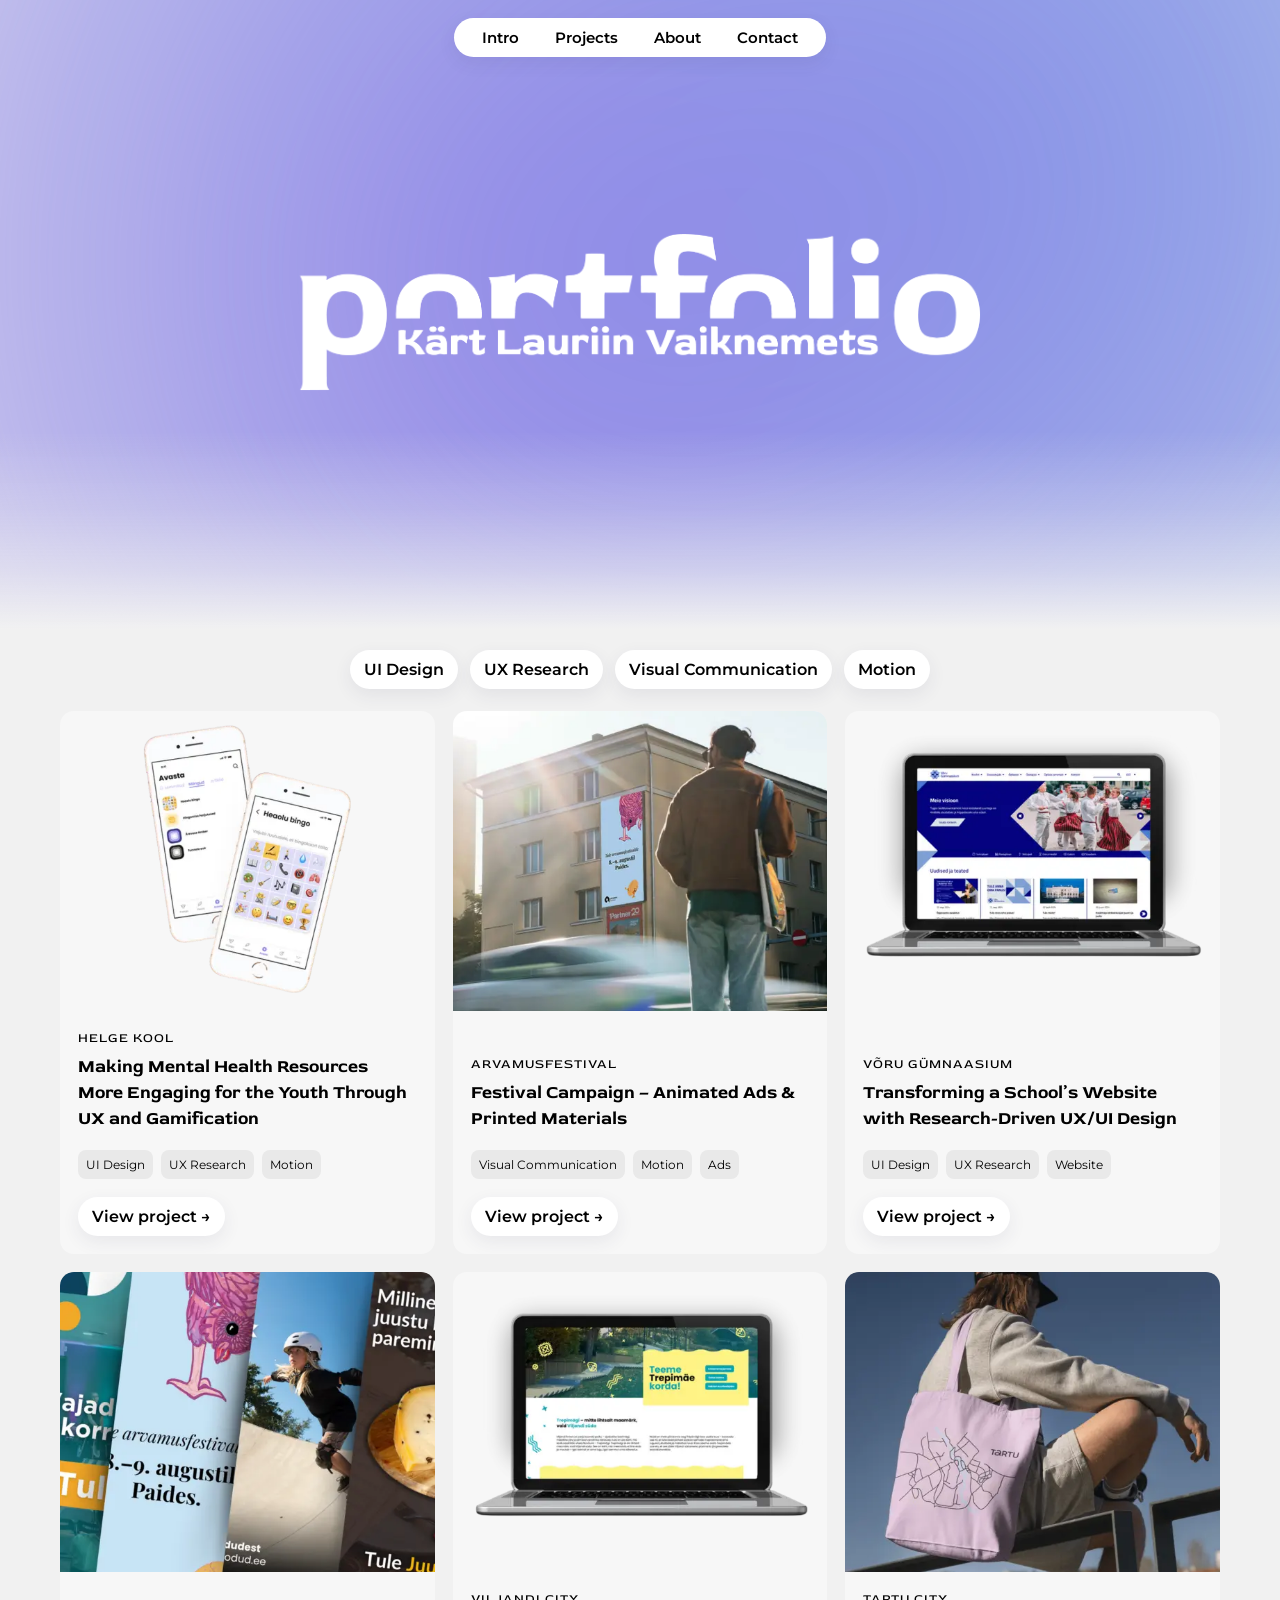
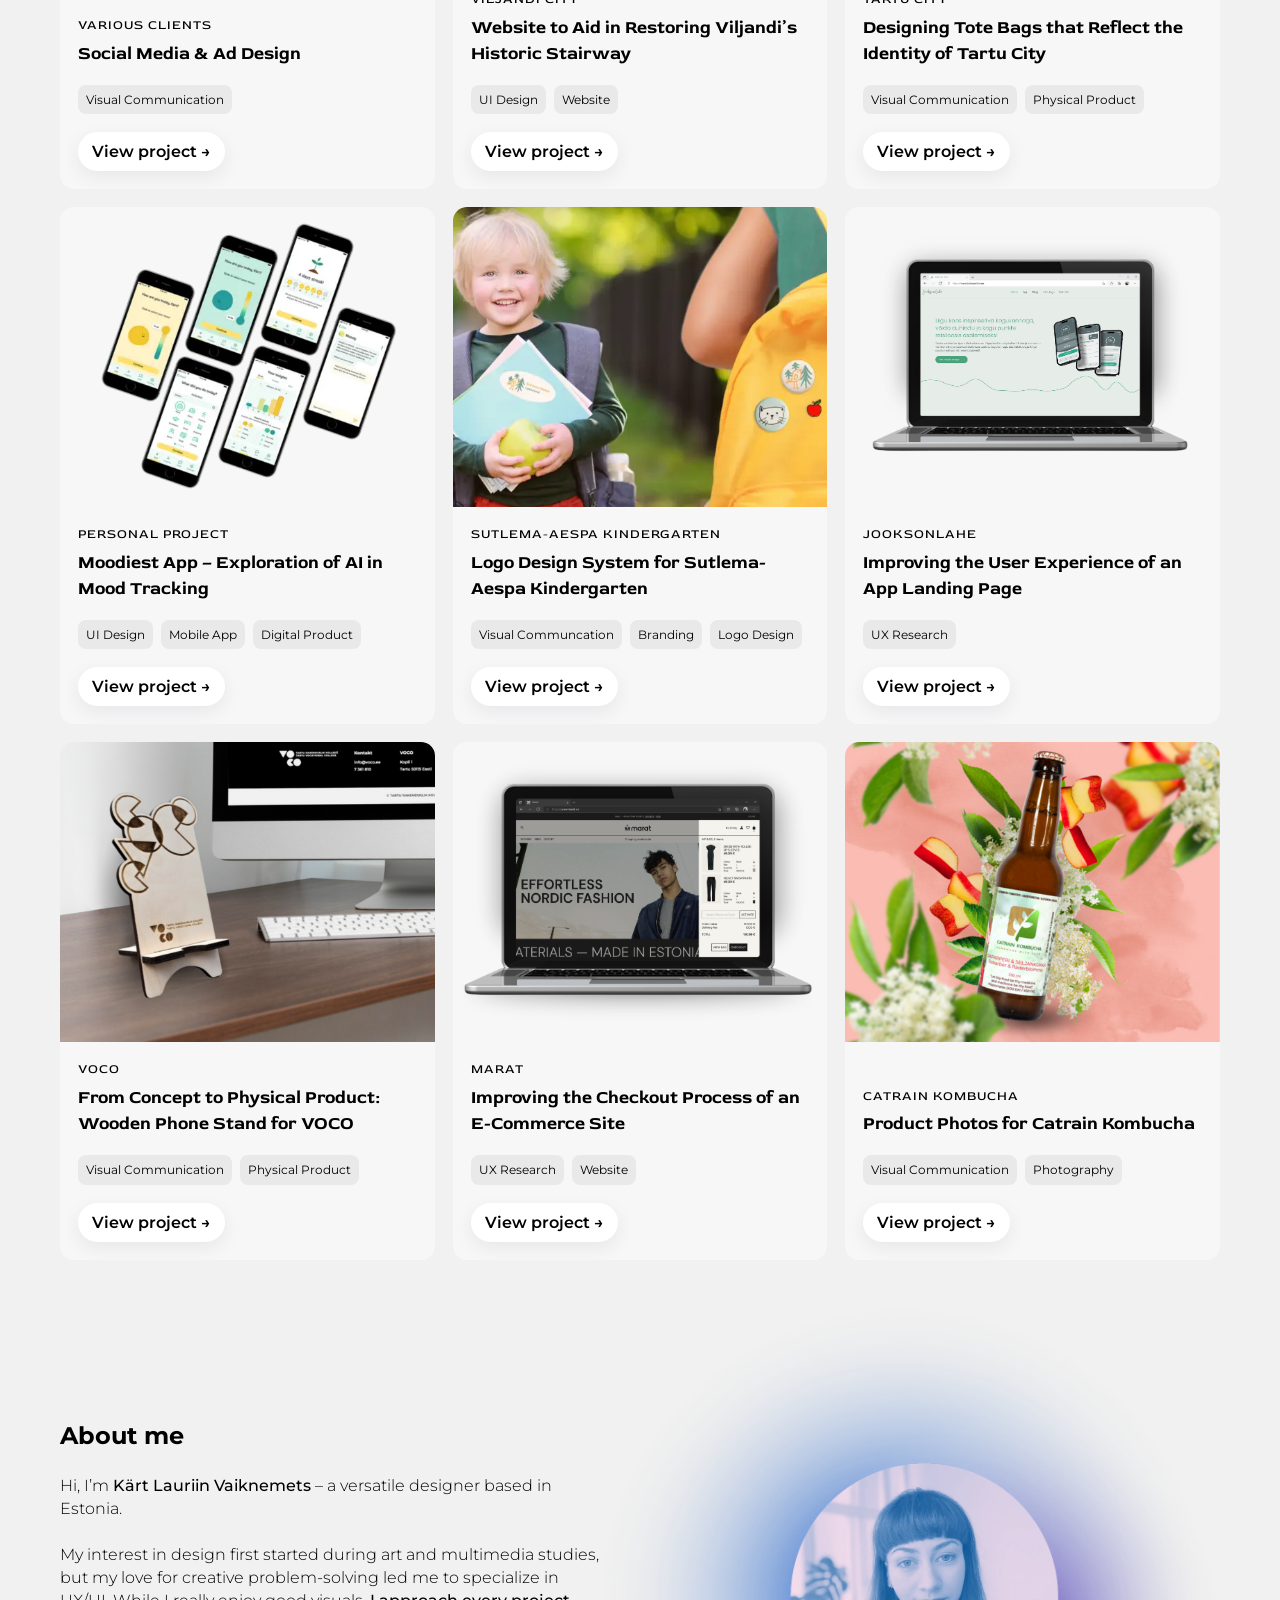
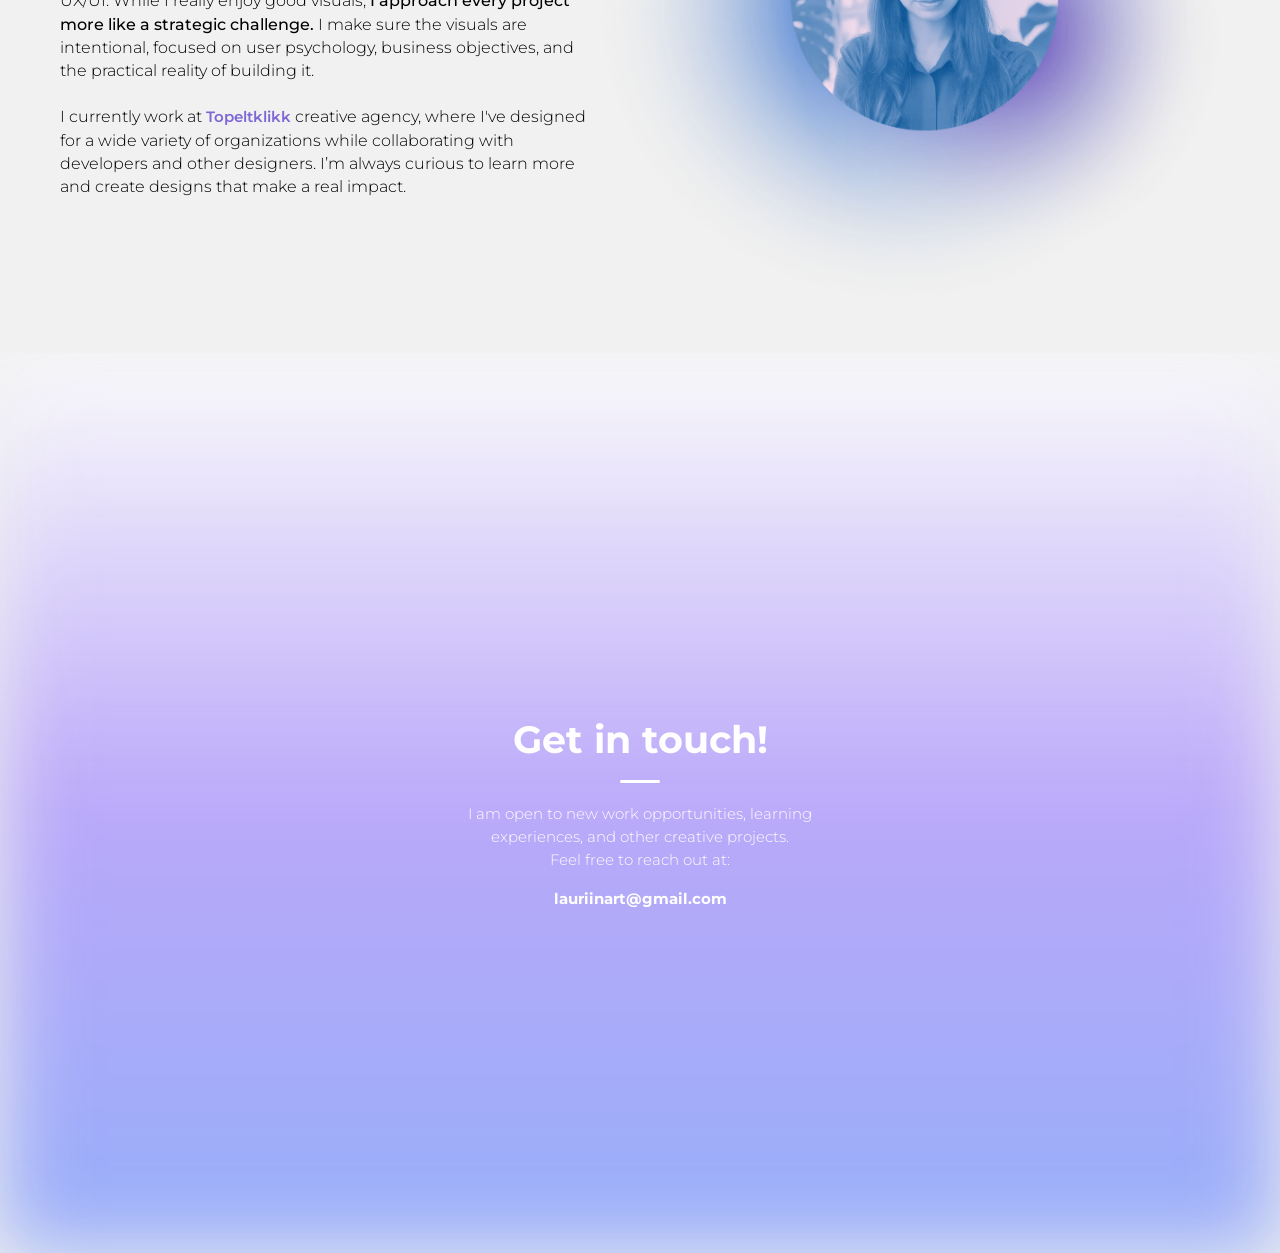
<file: index.html>
<!doctype html>
<html lang="en">

<head>
    <meta charset="utf-8" />
    <meta name="viewport" content="width=device-width,initial-scale=1" />
    <title>Designer Portfolio</title>
    <link rel="icon" type="image/x-icon" href="favicon.png">
    <link rel="stylesheet" href="styles.css" />
</head>

<body>

    <style>
        body {
            margin: 0;
            background: #F1F1F1;
        }

        .banner {
            position: relative;
            height: 70vh;
            display: flex;
            align-items: center;
            justify-content: center;
            overflow: hidden;
            background: #F1F1F1;
        }

        .banner-gradient {
            position: absolute;
            inset: -40%;
            pointer-events: none;
            background:
                radial-gradient(circle at var(--x1, 30%) var(--y1, 50%), rgba(126, 102, 213, 0.6) 0%, transparent 60%),
                radial-gradient(circle at var(--x2, 70%) var(--y2, 55%), rgba(75, 126, 211, 0.55) 0%, transparent 60%);
            filter: blur(90px) saturate(130%);
            transform: scale(1.5);
            mix-blend-mode: multiply;
            transition: background 0.15s linear;
        }
    </style>

    <script>
        const banner = document.getElementById('bannerGradient');
        function animate() {
            const t = Date.now() * 0.00025;
            const x1 = 30 + Math.sin(t) * 8;
            const y1 = 50 + Math.cos(t * 1.3) * 5;
            const x2 = 70 + Math.cos(t * 1.1) * 8;
            const y2 = 55 + Math.sin(t * 1.5) * 5;
            banner.style.setProperty('--x1', `${x1}%`);
            banner.style.setProperty('--y1', `${y1}%`);
            banner.style.setProperty('--x2', `${x2}%`);
            banner.style.setProperty('--y2', `${y2}%`);
            requestAnimationFrame(animate);
        }
        requestAnimationFrame(animate);
    </script>


    <!-- Floating centered sticky nav -->
    <nav class="top-nav" id="topNav" aria-label="Main navigation">
        <ul>
            <li><a href="#intro">Intro</a></li>
            <li><a href="#projects">Projects</a></li>
            <li><a href="#about">About</a></li>
            <li><a href="#contact">Contact</a></li>
        </ul>
    </nav>

    <!-- MAIN -->
    <main>
        <!-- Banner -->
        <header id="intro" class="banner">
            <div class="banner-gradient" id="bannerGradient"></div>
            <div class="banner-content">
                <div class="logo">
                    <img src="logo.png" alt="Logo" />
        </header>


        <!-- Filters -->
        <section class="filters-section" id="projects">
            <div class="filters-row" role="toolbar" aria-label="Project filters" id="filters">
                <!-- buttons injected by JS -->
            </div>

            <!-- Projects grid -->
            <div id="projectsGrid" class="projects-grid" aria-live="polite">
                <!-- cards injected by JS -->
            </div>
        </section>

        <!-- About -->
        <section id="about" class="about-section">
            <div class="about-inner">
                <div class="about-text">
                    <h2>About me</h2>
                    <p>Hi, I’m <b>Kärt Lauriin Vaiknemets</b> – a versatile designer based in Estonia.
                        <br><br>
                        My interest in design first started during art and multimedia studies, but my love for creative
                        problem-solving led me to specialize in UX/UI. While I really enjoy good visuals, <b>I approach
                            every project more like a strategic challenge.</b> I make sure the visuals are intentional,
                        focused on user psychology, business objectives, and the practical reality of building it.
                        <br><br>
                        I currently work at <a target="_blank" href=https://www.topeltklikk.ee />Topeltklikk</a>
                        creative agency, where I've designed for a wide variety of
                        organizations while collaborating with developers and other designers. I’m always curious to
                        learn more and create designs that make a real impact.
                    </p>
                </div>
                <div class="about-image">
                    <img src="profile.webp" alt="About image" />
                </div>
            </div>
        </section>

        <!-- Contact -->
        <!-- <section id="contact" class="contact-section">
            <div class="banner-gradient flipped" id="contactGradient"></div>
            <h2>Get in touch!</h2>
            <p>I am open to new work opportunities, learning experiences, and other creative projects.
                <br>Feel free to reach out at:
            </p>
            <p><a href="mailto:lauriinart@gmail.com">lauriinart@gmail.com</a></p>
        </section>
    </main> -->

        <section id="contact" class="contact-section">
            <div class="contact-gradient"></div>

            <div class="contact-content">
                <h2>Get in touch!</h2>
                <span class="underline"></span>

                <p>
                    I am open to new work opportunities, learning experiences,
                    and other creative projects. <br>Feel free to reach out at:
                </p>

                <p><a href="mailto:lauriinart@gmail.com">lauriinart@gmail.com</a></p>
            </div>
        </section>



        <script src="scripts.js" defer></script>
</body>

</html>
</file>
<file: styles.css>
@import url('https://fonts.googleapis.com/css2?family=Montserrat:wght@300;400;500&family=Red+Rose:wght@300;700&display=swap');

html {
    scroll-behavior: smooth;
    scroll-padding-top: 80px;
}

:root {
    --bg: #F1F1F1;
    --accent1: #7E66D5;
    --accent2: #4B7ED3;
    --text-dark: #000;
    --text-light: #fff;
    --radius: 14px;
    /* --card-pad: 18px; */
    --max-width: 1200px;
}

* {
    box-sizing: border-box
}

html,
body {
    height: 100%
}

body {
    margin: 0;
    font-family: 'Montserrat', Inter, ui-sans-serif, system-ui, -apple-system, "Segoe UI", Roboto, "Helvetica Neue", Arial, sans-serif;
    background: var(--bg);
    color: var(--text-dark);
    -webkit-font-smoothing: antialiased;
    -moz-osx-font-smoothing: grayscale;
    line-height: 1.45;
    font-weight: 300;
}

/* Typography refinements */
h3 {
    font-family: 'Red Rose', serif;
    font-size: 18px;
    font-weight: 700;
}

.card .client {
    font-family: 'Red Rose', serif;
    font-size: 0.8rem;
    font-weight: 400;
    text-transform: uppercase;
    letter-spacing: 1px;
}

p {
    font-family: 'Montserrat', sans-serif;
    font-weight: 300;
}

b {
    font-weight: 500;
}

a {
    font-family: 'Montserrat', sans-serif;
    font-weight: 600;
    text-decoration: none;
    color: #7E66D5;
    font-size: 0.95rem;
}

a:hover {
    color: var(--accent1);
    text-decoration: underline;
}

.btn,
.btn.primary {
    border: 0;
    padding: 10px 14px;
    border-radius: 999px;
    cursor: pointer;
    font-weight: 600;
    font-size: 0.9rem;
    background: rgb(255, 255, 255);
    outline: none;
    box-shadow: 0 6px 18px rgba(50, 50, 93, 0.08);
    transition:
        background 0.25s ease,
        transform 0.18s ease;
}

.link-btn {
    font-family: 'Montserrat', sans-serif;
    color: #000;
    font-weight: 600;
    font-size: 0.9rem;
    border: 0;
    padding: 10px 14px;
    border-radius: 999px;
    cursor: pointer;
    font-weight: 600;
    font-size: 1rem;
    background: rgb(255, 255, 255);
    outline: none;
    box-shadow: 0 6px 18px rgba(50, 50, 93, 0.08);
    transition:
        background 0.25s ease,
        transform 0.18s ease;
    display: inline-block;
}

.link-btn.selected {
    background: linear-gradient(90deg, var(--accent1), var(--accent2));
    color: var(--text-light);
    transform: translateY(-4px);
    box-shadow: 0 6px 18px rgba(50, 50, 93, 0.08);
    text-decoration: none;
}

.link-btn:hover {
    background: linear-gradient(90deg, var(--accent1), var(--accent2));
    color: var(--text-light);
    transform: translateY(-4px);
    box-shadow: 0 6px 18px rgba(50, 50, 93, 0.08);
    text-decoration: none;
}

.tag {
    font-family: 'Montserrat', sans-serif;
    font-weight: 400;
}

/* Floating centered sticky nav */
.top-nav {
    position: fixed;
    left: 50%;
    transform: translateX(-50%);
    top: 18px;
    z-index: 40;
    background: rgb(255, 255, 255);
    border-radius: 999px;
    padding: 8px 16px;
    box-shadow: 0 6px 18px rgba(50, 50, 93, 0.08);
}

.top-nav ul {
    display: flex;
    gap: 12px;
    list-style: none;
    margin: 0;
    padding: 0;
    align-items: center
}

.top-nav a {
    text-decoration: none;
    color: var(--text-dark);
    font-weight: 600;
    padding: 8px 12px;
    border-radius: 999px;
}

.top-nav a:hover {
    background: linear-gradient(90deg, var(--accent1), var(--accent2));
    color: var(--text-light)
}

/* Banner */
.banner {
    position: relative;
    height: 20vh;
    /* full viewport */
    min-height: 50px;
    /* ensure it’s tall on small screens */
    display: flex;
    align-items: center;
    justify-content: center;
    overflow: hidden;
    padding: 0 32px;
    /* horizontal padding only */
    box-sizing: border-box;
    background: #F1F1F1;
}


/* Dynamic purple/blue glow */
.banner-gradient {
    background:
        radial-gradient(circle at var(--x1, 30%) var(--y1, 50%), rgba(126, 102, 213, 0.75) 0%, transparent 50%),
        radial-gradient(circle at var(--x2, 70%) var(--y2, 55%), rgba(75, 126, 211, 0.75) 0%, transparent 50%);
    filter: blur(70px) saturate(130%);
    transform: scale(1.2);
    mix-blend-mode: multiply;
    position: absolute;
    inset: -20%;
    pointer-events: none;
    z-index: 0;
    transition: opacity 0.25s linear;
    will-change: background, transform;
}


.banner-content {
    position: relative;
    text-align: center;
    z-index: 2;
}

.banner::after {
    /* gradient fade into background */
    content: '';
    position: absolute;
    bottom: 0;
    left: 0;
    width: 100%;
    height: 200px;
    /* adjust fade height */
    pointer-events: none;
    background: linear-gradient(to bottom,
            rgba(241, 241, 241, 0) 0%,
            rgba(241, 241, 241, 0.3) 40%,
            rgba(241, 241, 241, 0.6) 70%,
            #F1F1F1 100%);


}


.logo {
    text-align: center;
    /* center container content */
}

.logo img {
    display: inline-block;
    /* so it respects width */
    width: 80%;
    /* fills 80% of container by default */
    max-width: 850px;
    /* prevents it from being too big on large screens */
    height: auto;
    /* maintain aspect ratio */
}

/* Optional: adjust on very small screens */
@media (max-width: 480px) {
    .logo img {
        width: 90%;
        /* larger relative size on small screens */
    }
}



.tagline {
    margin-top: 10px;
    font-weight: 500;
    opacity: .85
}

/* Filters */
.filters-section {
    max-width: var(--max-width);
    margin: 20px auto;
    padding: 0 20px;
}

.filters-row {
    display: flex;
    gap: 12px;
    flex-wrap: wrap;
    justify-content: center;
    margin-bottom: 22px;
}

.filter-btn {
    font-family: 'Montserrat', sans-serif;
    font-weight: 600;
    font-size: 0.9rem;
    border: 0;
    padding: 10px 14px;
    border-radius: 999px;
    cursor: pointer;
    font-weight: 600;
    font-size: 1rem;
    background: rgb(255, 255, 255);
    outline: none;
    box-shadow: 0 6px 18px rgba(50, 50, 93, 0.08);
    transition:
        background 0.25s ease,
        transform 0.18s ease;
}

.filter-btn.selected {
    background: linear-gradient(90deg, var(--accent1), var(--accent2));
    color: var(--text-light);
    transform: translateY(-4px);
    box-shadow: 0 6px 18px rgba(50, 50, 93, 0.08);
}

.filter-btn:hover {
    background: linear-gradient(90deg, var(--accent1), var(--accent2));
    color: var(--text-light);
    transform: translateY(-4px);
    box-shadow: 0 6px 18px rgba(50, 50, 93, 0.08);
}

.filter-btn-hover {
    background: linear-gradient(90deg, var(--accent1), var(--accent2));
    color: var(--text-light);
    transform: translateY(-4px);
    box-shadow: 0 6px 18px rgba(50, 50, 93, 0.08);
}

/* Projects grid and cards */
.projects-grid {
    display: grid;
    grid-template-columns: repeat(3, 1fr);
    gap: 18px;
    align-items: stretch;
}

@media (max-width:900px) {
    .projects-grid {
        grid-template-columns: repeat(2, 1fr)
    }
}

@media (max-width:620px) {
    .projects-grid {
        grid-template-columns: 1fr
    }
}

.card {
    position: relative;
    cursor: pointer;
    overflow: hidden;
    border-radius: var(--radius);
    /*border: 2px solid #ffffff; */
    background: rgba(255, 255, 255, 0.400);
    transition: transform 0.3s ease, box-shadow 0.3s ease;
    display: flex;
    flex-direction: column;
    justify-content: space-between;
    height: 100%;
    overflow: hidden;
}

.card:hover {
    transform: translateY(-6px);
    box-shadow: 0 10px 30px rgba(0, 0, 0, 0.12);
}

/* Trigger button hover when card is hovered */
.card:hover .btn.primary {
    background: linear-gradient(90deg, var(--accent1), var(--accent2));
    color: var(--text-light);
    border: 1.5px solid #ffffff;
}

/* default gradient layer (behind content) */
.card::before {
    content: "";
    position: absolute;
    inset: 0;
    background: linear-gradient(135deg, var(--hover-color, #7e66d5) 0%, transparent 40%);
    opacity: 0;
    transition: opacity 0.4s ease;
    z-index: 0;
    /* behind by default */
    pointer-events: none;
    /* overlay never blocks clicks */
}

.card:hover::before {
    opacity: 1;
}

/* ensure text and thumb stay above it */
.card * {
    position: relative;
    z-index: 1;
}

.card.overlay-gradient::before {
    z-index: 2;
    /* above content */
    opacity: 0;
    pointer-events: none;
}

.card.overlay-gradient:hover::before {
    opacity: 1;
}

/* ensure text stays visible */
.card.overlay-gradient h3,
.card.overlay-gradient p,
.card.overlay-gradient .btn,
.card.overlay-gradient .tag-list {
    position: relative;
    z-index: 3;
}


/* Optional subtle lift on hover 
.card:hover {
    transform: translateY(-4px);
} */


.card .thumb {
    border-radius: 12px 12px 0 0;
    height: 300px;
    background: center/cover no-repeat;
    flex-shrink: 0;
}

.card .client {
    color: rgb(0, 0, 0);
    text-transform: uppercase;
    letter-spacing: 1px;
    margin: 18px 18px 4px 18px;
    /* aligns nicely with logo/title */
}

.card h3 {
    margin: 6px 0 18px 0;
    padding-inline: 18px;
}

.card p {
    margin: 0;
    color: rgba(0, 0, 0, 0.7)
}

.card .tag-list {
    display: flex;
    gap: 8px;
    padding-inline: 18px;
    flex-wrap: wrap;
}

.card .tag {
    font-size: 12px;
    padding: 6px 8px;
    border-radius: 8px;
    background: rgba(0, 0, 0, 0.06);
}

.project-logo {
    display: block;
    max-width: 100px;
    /* adjust size */
    height: auto;
    margin: 8px 0 12px 18px;
    /* top, right, bottom, left */
    /* center above title */
}

/* card actions */
.card-actions {
    margin-top: auto;
    display: flex;
    justify-content: space-between;
    align-items: center;
    gap: 12px;
    padding: 18px;

}

.btn {
    padding: 8px 14px;
    border-radius: 999px;
    border: 0;
    font-weight: 500;
    cursor: pointer;
    text-decoration: none;
}

.btn.primary {
    color: var(--text-dark);
    text-decoration: none;
    border: 1.5px solid #000;
}

.btn.primary:hover {
    background: linear-gradient(90deg, var(--accent1), var(--accent2));
    color: var(--text-light);
    text-decoration: none;
    box-shadow: 0 8px 20px rgba(126, 102, 213, 0.12);
    border: 1.5px solid linear-gradient(90deg, var(--accent1), var(--accent2));
}

/* About section */
.about-section {
    max-width: var(--max-width);
    margin: 48px auto;
    padding: 0 20px;
}

.about-inner {
    display: flex;
    gap: 0px;
    align-items: center;
}

.about-text {
    flex: 1;
    margin-right: 0%;
}

.about-image img {
    width: 620px;
    height: auto;
}

/* Mobile stacking */
@media (max-width: 800px) {

    .about-inner {
        flex-direction: column;
        /* Stack image and text */
        gap: 24px;
        text-align: left;
        /* Optional — keeps text alignment normal */
    }

    .about-image img {
        width: 100%;
        /* Let image scale */
        max-width: 400px;
        /* Prevent it from becoming too huge */
        margin: 0 auto;
        /* Center it */
        display: block;
    }

    .about-text {
        margin-right: 0;
        text-align: left;
        /* Keep text aligned left (optional) */
    }
}

/* Contact Section */
.contact-section {
    position: relative;
    height: 100vh;
    /* full screen */
    display: flex;
    align-items: center;
    justify-content: center;
    /* pushes text inward like your example */
    overflow: hidden;
    color: white;
}

/* Gradient Background */
.contact-gradient {
    position: absolute;
    inset: 0;
    background: linear-gradient(to bottom,
            rgba(255, 255, 255, 0.7),
            rgba(150, 120, 255, 0.6),
            rgba(90, 130, 255, 0.6));
    filter: blur(40px);
    z-index: -1;
}

/* Content box */
.contact-content {
    max-width: 420px;
}

/* Title */
.contact-content h2 {
    font-size: 2.4rem;
    font-weight: 700;
    margin-bottom: 12px;
    text-align: center;
}

/* Small underline */
.underline {
    display: block;
    width: 40px;
    height: 3px;
    background: white;
    margin-bottom: 20px;
    border-radius: 2px;
    margin-left: auto;
    margin-right: auto;
}

/* Text */
.contact-content p {
    line-height: 1.5;
    margin-bottom: 16px;
    font-size: 0.95rem;
    text-align: center;
}

/* Email link */
.contact-content a {
    color: white;
    font-weight: 700;
    text-decoration: none;
}




/* --- Project Page Layout --- */
.project-page {
    display: flex;
    min-height: 100vh;
    background: #f1f1f1;
}

/* Left section (fixed/sticky on desktop) */
.project-left {
    width: 35%;
    max-width: 480px;
    background: #fff;
    padding: 48px;
    position: fixed;
    top: 0;
    left: 0;
    bottom: 0;
    height: 100vh;
    box-shadow: 4px 0 20px rgba(0, 0, 0, 0.05);
    overflow-y: auto;
    z-index: 1;
}

.project-left::before {
    content: "";
    position: absolute;
    inset: 0;
    background: linear-gradient(150deg, var(--hover-color, #7e66d5) 0%, transparent 15%);
    opacity: 0.65;
    pointer-events: none;
    z-index: 0;
}

.project-left .project-cover {
    display: none;
    width: 100%;
    border-radius: 12px;
    margin-bottom: 24px;
}

.project-left .client {
    font-family: 'Red Rose', serif;
    font-weight: 300;
    text-transform: uppercase;
    letter-spacing: 0.05em;
    margin-bottom: 8px;
    font-size: 1rem;
}

.project-left .title {
    font-family: 'Red Rose', serif;
    font-weight: 700;
    font-size: 1.6rem;
    margin-bottom: 16px;
    margin-top: 4px;
}

.project-left .desc {
    font-family: 'Montserrat', sans-serif;
    font-weight: 300;
    margin-bottom: 16px;
    line-height: 1.5;
}

.project-left .tag-list {
    display: flex;
    flex-wrap: wrap;
    gap: 8px;
}

.project-left .tag {
    font-family: 'Montserrat', sans-serif;
    font-weight: 300;
    background: rgba(0, 0, 0, 0.08);
    border-radius: 8px;
    padding: 4px 8px;
    font-size: 0.8rem;
}

/* Scrollable links to project sections */
.section-links {
    margin-top: 40px;
    display: flex;
    flex-direction: column;
    gap: 8px;
    padding-top: 20px;
    border-top: 1px solid rgba(0, 0, 0, 0.1);
}

.section-links a {
    font-family: 'Montserrat', sans-serif;
    font-weight: 600;
    text-decoration: none;
    color: rgb(0, 0, 0);
    font-size: 0.95rem;
    transition: color 0.2s ease, transform 0.2s ease;
}

.section-links a:hover {
    color: var(--accent1);
    transform: translateX(4px);
}

.section-links a.active {
    color: var(--accent1);
    font-weight: 600;
    transform: translateX(4px);
}

/* Right section (scrollable content) */
.project-right {
    flex: 1;
    padding: 60px 80px;
    overflow-y: auto;
    margin-left: 35%;
}

.project-right h2,
.project-right h3 {
    font-family: 'Red Rose', serif;
    font-weight: 700;
}

.project-right p {
    font-family: 'Montserrat', sans-serif;
    font-weight: 300;
    line-height: 1.6;
    color: rgba(0, 0, 0, 0.8);
    margin-bottom: 18px;
}

.project-right img {
    width: 100%;
    border-radius: 12px;
    margin: 24px 0;
}

/* Remove extra margin from grid images */
.col-2-gallery {
    display: grid;
    grid-template-columns: repeat(2, 1fr);
    gap: 16px;
    margin: 16px 0;
    align-items: center;
    /* keeps mixed content aligned nicely */
}

.col-2-gallery img,
.col-2-gallery video,
.col-2-gallery p,
.col-2-gallery div {
    width: 100%;
    height: auto;
    border: none;
    margin: 0;
    display: block;
    outline: none;
    background: transparent;
}

video {
    display: block;
    border: none;
    outline: none;
    background: transparent;
    /* or match parent bg */
}


.col-3-gallery {
    display: grid;
    grid-template-columns: repeat(3, 1fr);
    gap: 16px;
    margin: 16px 0;
}

.col-3-gallery img {
    margin: 0;
}

.col-3-gallery video {
    width: 100%;
    display: block;
    margin-bottom: 1em;
    height: auto;
    border-radius: 12px;
    /* preserves aspect ratio */
}

.white-space {
    margin-left: 60px;
    margin-right: 60px;
}




/* Project feedback section */
.feedback {
    background-color: #ffffff;
    padding: 48px;
    box-shadow: 4px 0 20px rgba(0, 0, 0, 0.05);
    padding: 18px;
    border-radius: var(--radius);
}

/* Stack images on smaller screens */
@media (max-width: 700px) {
    .col-2-gallery {
        grid-template-columns: 1fr;
    }
}


/* --- Responsive layout --- */
@media (max-width: 880px) {
    .project-page {
        flex-direction: column;
        min-height: auto;
    }

    .project-left {
        position: relative;
        width: 100%;
        max-width: none;
        height: auto;
        box-shadow: none;
        border-bottom: 1px solid rgba(0, 0, 0, 0.08);
        padding: 32px 24px;
        overflow-y: visible;
    }

    .project-right {
        margin-left: 0;
        padding: 32px 24px;
        overflow-y: visible;
    }
}


/* small helpers */
.center {
    display: flex;
    align-items: center;
    justify-content: center
}

.kicker {
    font-size: 12px;
    color: rgba(0, 0, 0, 0.5);
    text-transform: uppercase;
    letter-spacing: 1px;
    display: none;
}

/* focus states */
a:focus,
button:focus {
    outline: 3px solid rgba(126, 102, 213, 0.12);
    outline-offset: 3px
}

/* responsive tweaks for hero text */
@media (max-width:540px) {
    .logo {
        font-size: 36px
    }

    .banner {
        height: 44vh;
        min-height: 300px
    }

    .top-nav {
        top: 10px
    }
}
</file>
